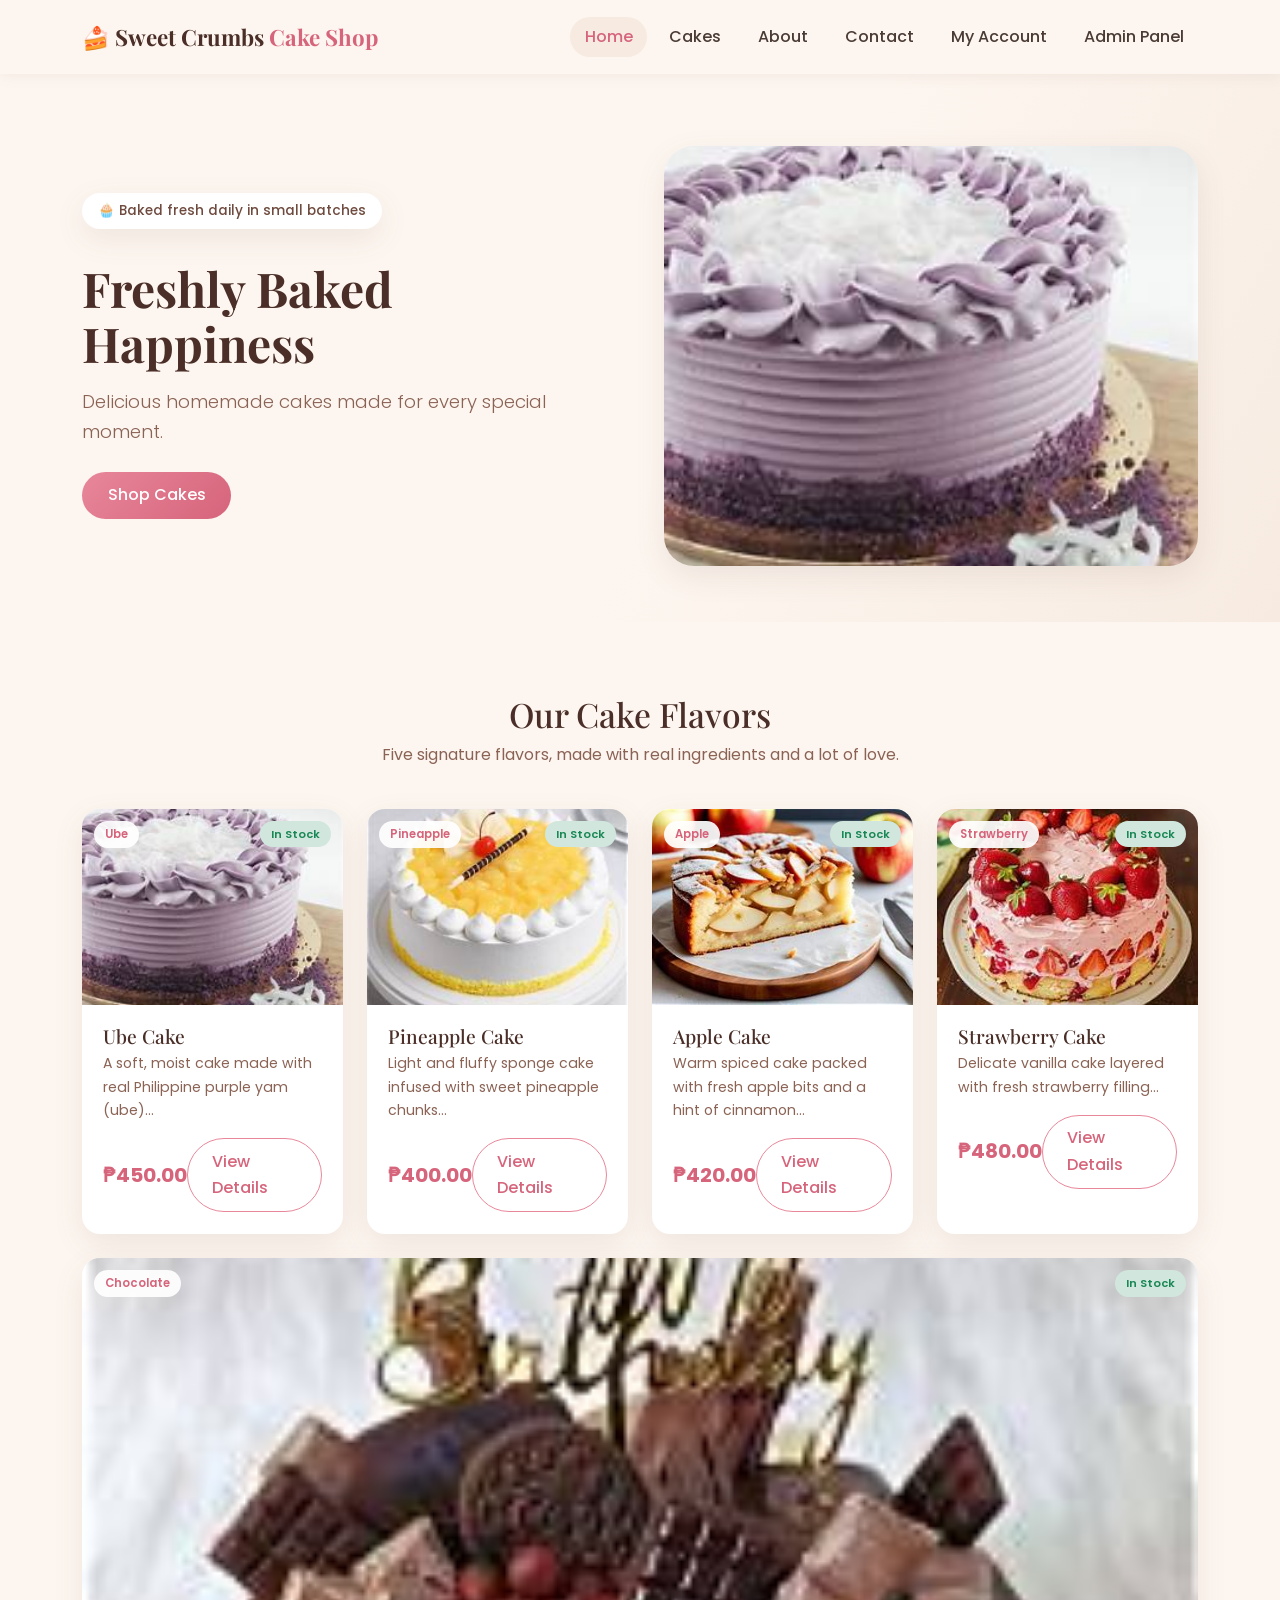
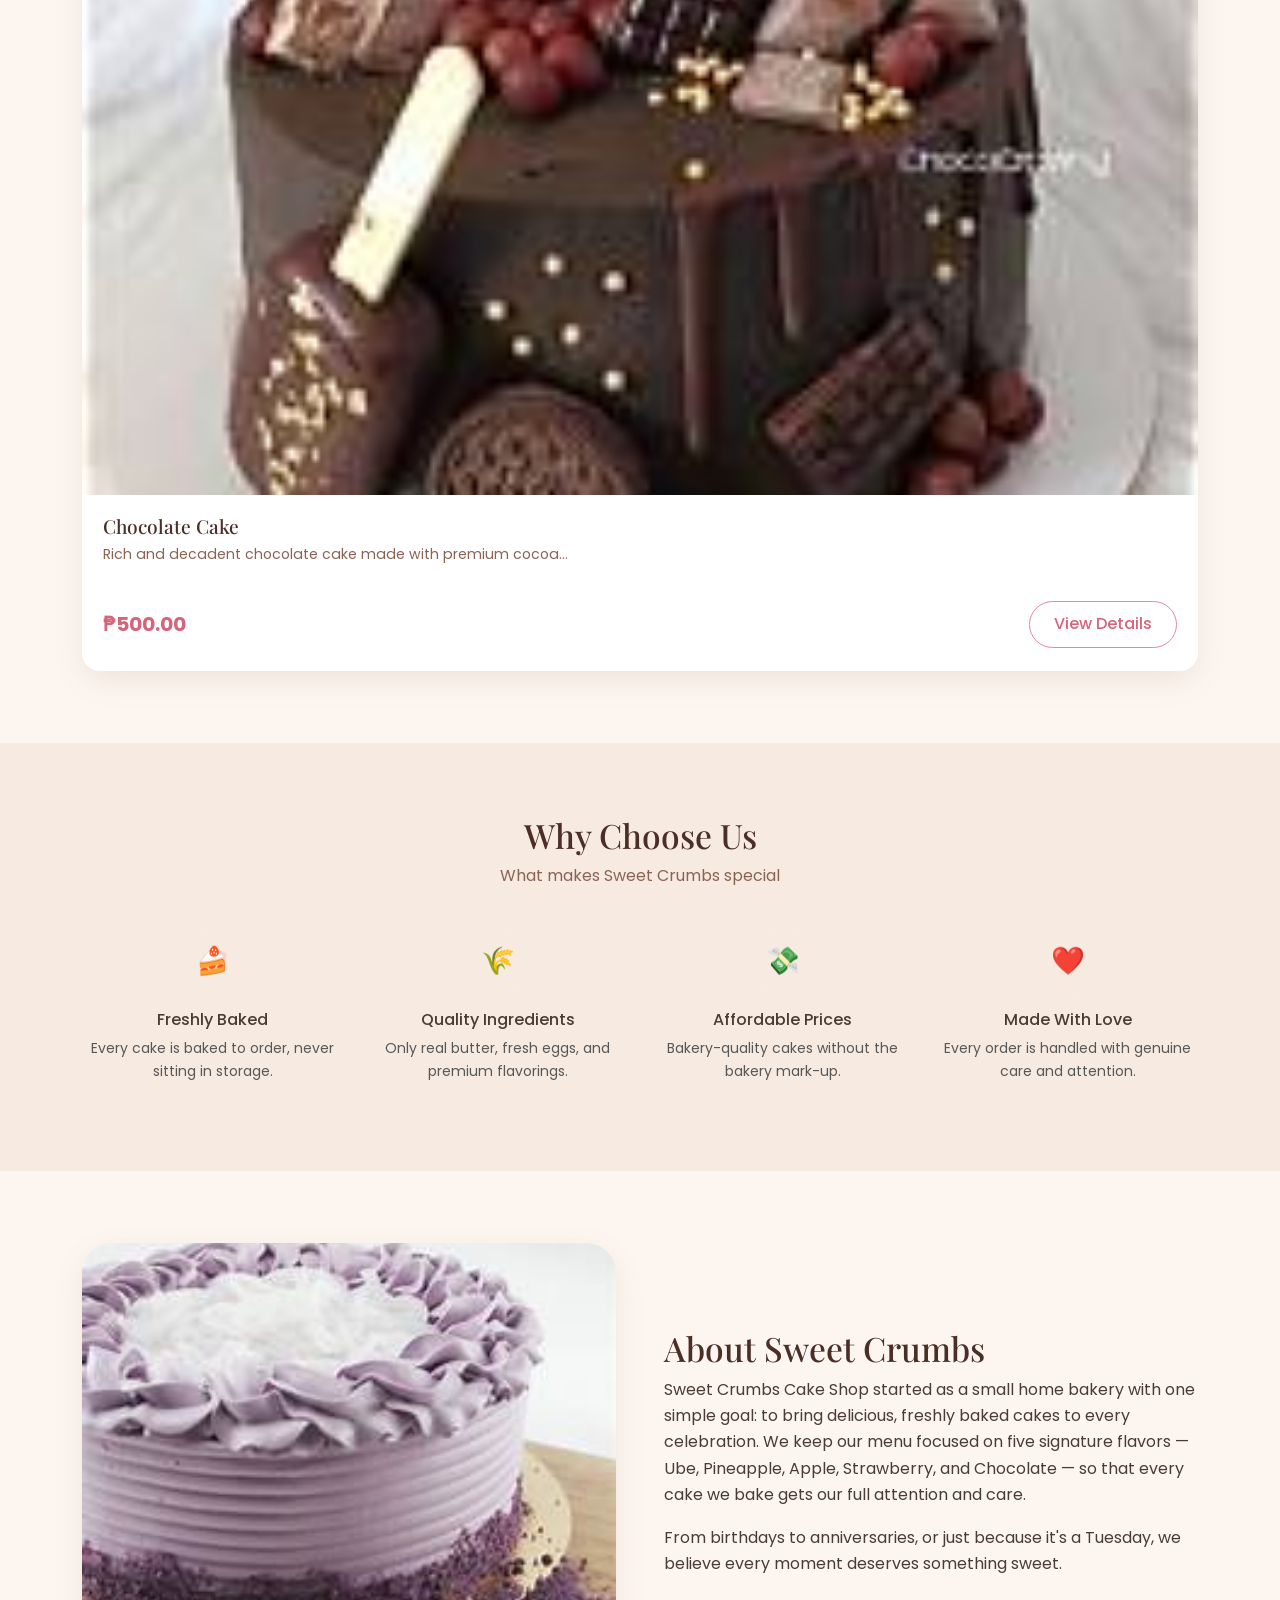
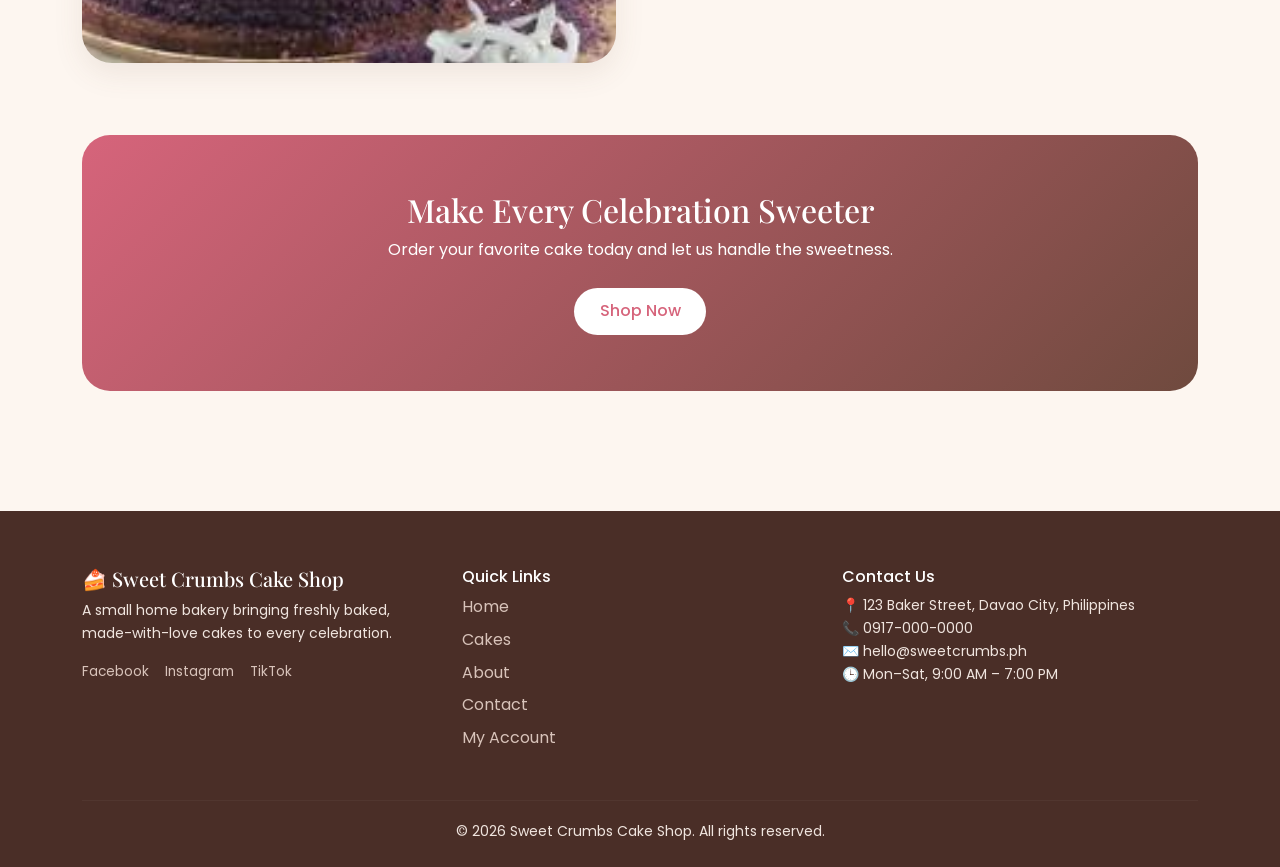
<file: index.html>
<!DOCTYPE html>
<html lang="en">
<head>
<meta charset="UTF-8">
<meta name="viewport" content="width=device-width, initial-scale=1.0">
<title>Home | Sweet Crumbs Cake Shop</title>
<link href="https://cdn.jsdelivr.net/npm/bootstrap@5.3.3/dist/css/bootstrap.min.css" rel="stylesheet">
<link href="https://fonts.googleapis.com/css2?family=Playfair+Display:wght@600;700&family=Poppins:wght@300;400;500;600&display=swap" rel="stylesheet">
<link rel="stylesheet" href="assets/css/style.css">
</head>
<body>

<nav class="navbar navbar-expand-lg sc-navbar sticky-top">
  <div class="container">
    <a class="navbar-brand" href="index.html">🍰 Sweet Crumbs <span>Cake Shop</span></a>
    <button class="navbar-toggler" type="button" data-bs-toggle="collapse" data-bs-target="#scNav">
      <span class="navbar-toggler-icon"></span>
    </button>
    <div class="collapse navbar-collapse" id="scNav">
      <ul class="navbar-nav ms-auto align-items-lg-center gap-lg-2">
        <li class="nav-item"><a class="nav-link active" href="index.html">Home</a></li>
        <li class="nav-item"><a class="nav-link" href="#cakes">Cakes</a></li>
        <li class="nav-item"><a class="nav-link" href="#about">About</a></li>
        <li class="nav-item"><a class="nav-link" href="#contact">Contact</a></li>
        <li class="nav-item"><a class="nav-link" href="customer-dashboard.php">My Account</a></li>
        <li class="nav-item"><a class="nav-link" href="admin-login.html">Admin Panel</a></li>
      </ul>
    </div>
  </div>
</nav>

<!-- HERO -->
<section class="sc-hero">
  <div class="container">
    <div class="row align-items-center g-5">
      <div class="col-lg-6">
        <span class="sc-badge-pill mb-3">🧁 Baked fresh daily in small batches</span>
        <h1 class="mt-3">Freshly Baked Happiness</h1>
        <p class="lead mt-3">Delicious homemade cakes made for every special moment.</p>
        <a href="#cakes" class="sc-btn-primary mt-2">Shop Cakes</a>
      </div>
      <div class="col-lg-6">
        <img src="assets/images/cake_6a95261f5f1ae.jpg" alt="Assorted cakes from Sweet Crumbs Cake Shop" class="sc-hero-img">
      </div>
    </div>
  </div>
</section>

<!-- FEATURED CAKES -->
<section class="sc-section" id="cakes">
  <div class="container">
    <div class="text-center">
      <h2 class="sc-section-title">Our Cake Flavors</h2>
      <p class="sc-section-sub">Five signature flavors, made with real ingredients and a lot of love.</p>
    </div>
    <div class="row g-4">
      <div class="col-sm-6 col-lg-4 col-xl">
        <div class="sc-card">
          <div class="sc-card-img-wrap">
            <span class="sc-flavor-tag">Ube</span>
            <span class="sc-stock-tag bg-success-subtle text-success">In Stock</span>
            <img src="assets/images/cake_6a95261f5f1ae.jpg" alt="Ube Cake">
          </div>
          <div class="sc-card-body">
            <h3 class="sc-card-title">Ube Cake</h3>
            <p class="sc-card-desc">A soft, moist cake made with real Philippine purple yam (ube)...</p>
            <div class="d-flex justify-content-between align-items-center mt-3">
              <span class="sc-price">₱450.00</span>
              <a href="product.html" class="sc-btn-outline btn-sm">View Details</a>
            </div>
          </div>
        </div>
      </div>
      <div class="col-sm-6 col-lg-4 col-xl">
        <div class="sc-card">
          <div class="sc-card-img-wrap">
            <span class="sc-flavor-tag">Pineapple</span>
            <span class="sc-stock-tag bg-success-subtle text-success">In Stock</span>
            <img src="assets/images/cake_6a952783d7315.jpg" alt="Pineapple Cake">
          </div>
          <div class="sc-card-body">
            <h3 class="sc-card-title">Pineapple Cake</h3>
            <p class="sc-card-desc">Light and fluffy sponge cake infused with sweet pineapple chunks...</p>
            <div class="d-flex justify-content-between align-items-center mt-3">
              <span class="sc-price">₱400.00</span>
              <a href="#contact" class="sc-btn-outline btn-sm">View Details</a>
            </div>
          </div>
        </div>
      </div>
      <div class="col-sm-6 col-lg-4 col-xl">
        <div class="sc-card">
          <div class="sc-card-img-wrap">
            <span class="sc-flavor-tag">Apple</span>
            <span class="sc-stock-tag bg-success-subtle text-success">In Stock</span>
            <img src="assets/images/cake_6a9527ad60ad6.jpg" alt="Apple Cake">
          </div>
          <div class="sc-card-body">
            <h3 class="sc-card-title">Apple Cake</h3>
            <p class="sc-card-desc">Warm spiced cake packed with fresh apple bits and a hint of cinnamon...</p>
            <div class="d-flex justify-content-between align-items-center mt-3">
              <span class="sc-price">₱420.00</span>
              <a href="#contact" class="sc-btn-outline btn-sm">View Details</a>
            </div>
          </div>
        </div>
      </div>
      <div class="col-sm-6 col-lg-4 col-xl">
        <div class="sc-card">
          <div class="sc-card-img-wrap">
            <span class="sc-flavor-tag">Strawberry</span>
            <span class="sc-stock-tag bg-success-subtle text-success">In Stock</span>
            <img src="assets/images/cake_6a9527cda4fc5.jpg" alt="Strawberry Cake">
          </div>
          <div class="sc-card-body">
            <h3 class="sc-card-title">Strawberry Cake</h3>
            <p class="sc-card-desc">Delicate vanilla cake layered with fresh strawberry filling...</p>
            <div class="d-flex justify-content-between align-items-center mt-3">
              <span class="sc-price">₱480.00</span>
              <a href="#contact" class="sc-btn-outline btn-sm">View Details</a>
            </div>
          </div>
        </div>
      </div>
      <div class="col-sm-6 col-lg-4 col-xl">
        <div class="sc-card">
          <div class="sc-card-img-wrap">
            <span class="sc-flavor-tag">Chocolate</span>
            <span class="sc-stock-tag bg-success-subtle text-success">In Stock</span>
            <img src="assets/images/cake_6a9527f64733a.jpg" alt="Chocolate Cake">
          </div>
          <div class="sc-card-body">
            <h3 class="sc-card-title">Chocolate Cake</h3>
            <p class="sc-card-desc">Rich and decadent chocolate cake made with premium cocoa...</p>
            <div class="d-flex justify-content-between align-items-center mt-3">
              <span class="sc-price">₱500.00</span>
              <a href="#contact" class="sc-btn-outline btn-sm">View Details</a>
            </div>
          </div>
        </div>
      </div>
    </div>
  </div>
</section>

<!-- WHY CHOOSE US -->
<section class="sc-section sc-bg-alt">
  <div class="container">
    <div class="text-center">
      <h2 class="sc-section-title">Why Choose Us</h2>
      <p class="sc-section-sub">What makes Sweet Crumbs special</p>
    </div>
    <div class="row g-4 text-center">
      <div class="col-md-3 col-6">
        <div class="sc-feature-icon">🍰</div>
        <h6>Freshly Baked</h6>
        <p class="small text-muted">Every cake is baked to order, never sitting in storage.</p>
      </div>
      <div class="col-md-3 col-6">
        <div class="sc-feature-icon">🌾</div>
        <h6>Quality Ingredients</h6>
        <p class="small text-muted">Only real butter, fresh eggs, and premium flavorings.</p>
      </div>
      <div class="col-md-3 col-6">
        <div class="sc-feature-icon">💸</div>
        <h6>Affordable Prices</h6>
        <p class="small text-muted">Bakery-quality cakes without the bakery mark-up.</p>
      </div>
      <div class="col-md-3 col-6">
        <div class="sc-feature-icon">❤️</div>
        <h6>Made With Love</h6>
        <p class="small text-muted">Every order is handled with genuine care and attention.</p>
      </div>
    </div>
  </div>
</section>

<!-- ABOUT -->
<section class="sc-section" id="about">
  <div class="container">
    <div class="row align-items-center g-5">
      <div class="col-lg-6">
        <img src="assets/images/cake_6a95261f5f1ae.jpg" alt="Sweet Crumbs bakery" class="sc-hero-img">
      </div>
      <div class="col-lg-6">
        <h2 class="sc-section-title">About Sweet Crumbs</h2>
        <p>Sweet Crumbs Cake Shop started as a small home bakery with one simple goal: to bring delicious, freshly baked cakes to every celebration. We keep our menu focused on five signature flavors — Ube, Pineapple, Apple, Strawberry, and Chocolate — so that every cake we bake gets our full attention and care.</p>
        <p class="mb-0">From birthdays to anniversaries, or just because it's a Tuesday, we believe every moment deserves something sweet.</p>
      </div>
    </div>
  </div>
</section>

<!-- CTA -->
<section class="sc-section pt-0">
  <div class="container">
    <div class="sc-cta">
      <h2>Make Every Celebration Sweeter</h2>
      <p class="mb-4">Order your favorite cake today and let us handle the sweetness.</p>
      <a href="#cakes" class="sc-btn-primary">Shop Now</a>
    </div>
  </div>
</section>

<footer class="sc-footer" id="contact">
  <div class="container">
    <div class="row g-4">
      <div class="col-md-4">
        <h5 class="sc-footer-brand">🍰 Sweet Crumbs Cake Shop</h5>
        <p class="small mt-2">A small home bakery bringing freshly baked, made-with-love cakes to every celebration.</p>
        <div class="d-flex gap-3 mt-3 sc-social">
          <a href="#" aria-label="Facebook">Facebook</a>
          <a href="#" aria-label="Instagram">Instagram</a>
          <a href="#" aria-label="TikTok">TikTok</a>
        </div>
      </div>
      <div class="col-md-4">
        <h6>Quick Links</h6>
        <ul class="list-unstyled sc-footer-links">
          <li><a href="index.html">Home</a></li>
          <li><a href="#cakes">Cakes</a></li>
          <li><a href="#about">About</a></li>
          <li><a href="#contact">Contact</a></li>
          <li><a href="customer-dashboard.php">My Account</a></li>
        </ul>
      </div>
      <div class="col-md-4">
        <h6>Contact Us</h6>
        <ul class="list-unstyled small">
          <li>📍 123 Baker Street, Davao City, Philippines</li>
          <li>📞 0917-000-0000</li>
          <li>✉️ hello@sweetcrumbs.ph</li>
          <li>🕒 Mon–Sat, 9:00 AM – 7:00 PM</li>
        </ul>
      </div>
    </div>
    <hr class="sc-footer-hr">
    <p class="text-center small mb-0">&copy; 2026 Sweet Crumbs Cake Shop. All rights reserved.</p>
  </div>
</footer>

<script src="https://cdn.jsdelivr.net/npm/bootstrap@5.3.3/dist/js/bootstrap.bundle.min.js"></script>
<script src="assets/js/script.js"></script>
</body>
</html>
</file>
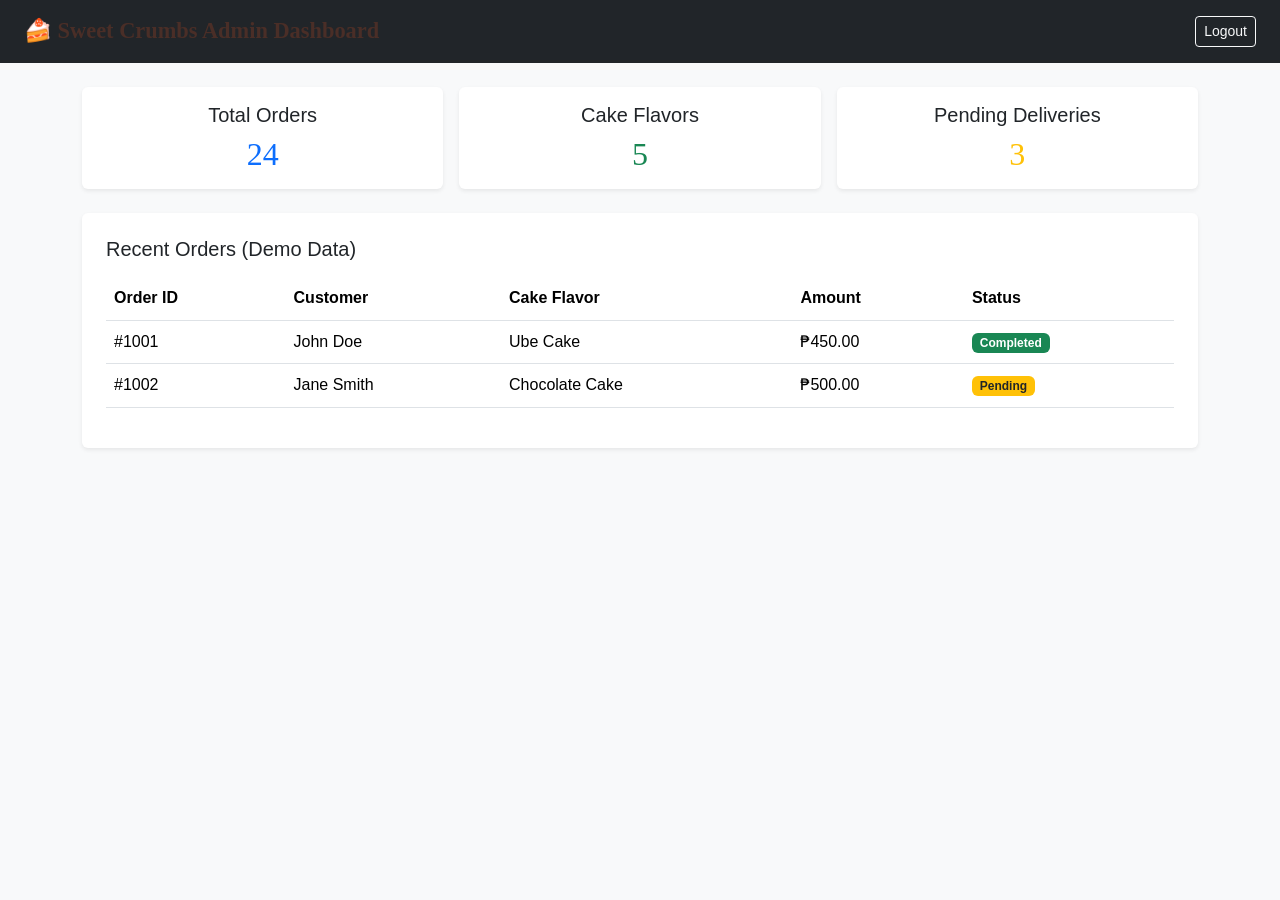
<file: admin-dashboard.html>
<!DOCTYPE html>
<html lang="en">
<head>
<meta charset="UTF-8">
<meta name="viewport" content="width=device-width, initial-scale=1.0">
<title>Admin Dashboard | Sweet Crumbs</title>
<link href="https://cdn.jsdelivr.net/npm/bootstrap@5.3.3/dist/css/bootstrap.min.css" rel="stylesheet">
<link rel="stylesheet" href="assets/css/style.css">
</head>
<body class="bg-light">

<nav class="navbar navbar-dark bg-dark px-4 mb-4">
  <span class="navbar-brand">🍰 Sweet Crumbs Admin Dashboard</span>
  <a href="index.html" class="btn btn-outline-light btn-sm">Logout</a>
</nav>

<div class="container">
  <div class="row g-3 mb-4">
    <div class="col-md-4">
      <div class="card p-3 shadow-sm border-0 text-center">
        <h5>Total Orders</h5>
        <h2 class="text-primary mb-0">24</h2>
      </div>
    </div>
    <div class="col-md-4">
      <div class="card p-3 shadow-sm border-0 text-center">
        <h5>Cake Flavors</h5>
        <h2 class="text-success mb-0">5</h2>
      </div>
    </div>
    <div class="col-md-4">
      <div class="card p-3 shadow-sm border-0 text-center">
        <h5>Pending Deliveries</h5>
        <h2 class="text-warning mb-0">3</h2>
      </div>
    </div>
  </div>

  <div class="card p-4 shadow-sm border-0">
    <h5 class="mb-3">Recent Orders (Demo Data)</h5>
    <div class="table-responsive">
      <table class="table align-middle">
        <thead>
          <tr>
            <th>Order ID</th>
            <th>Customer</th>
            <th>Cake Flavor</th>
            <th>Amount</th>
            <th>Status</th>
          </tr>
        </thead>
        <tbody>
          <tr>
            <td>#1001</td>
            <td>John Doe</td>
            <td>Ube Cake</td>
            <td>₱450.00</td>
            <td><span class="badge bg-success">Completed</span></td>
          </tr>
          <tr>
            <td>#1002</td>
            <td>Jane Smith</td>
            <td>Chocolate Cake</td>
            <td>₱500.00</td>
            <td><span class="badge bg-warning text-dark">Pending</span></td>
          </tr>
        </tbody>
      </table>
    </div>
  </div>
</div>

</body>
</html>
</file>
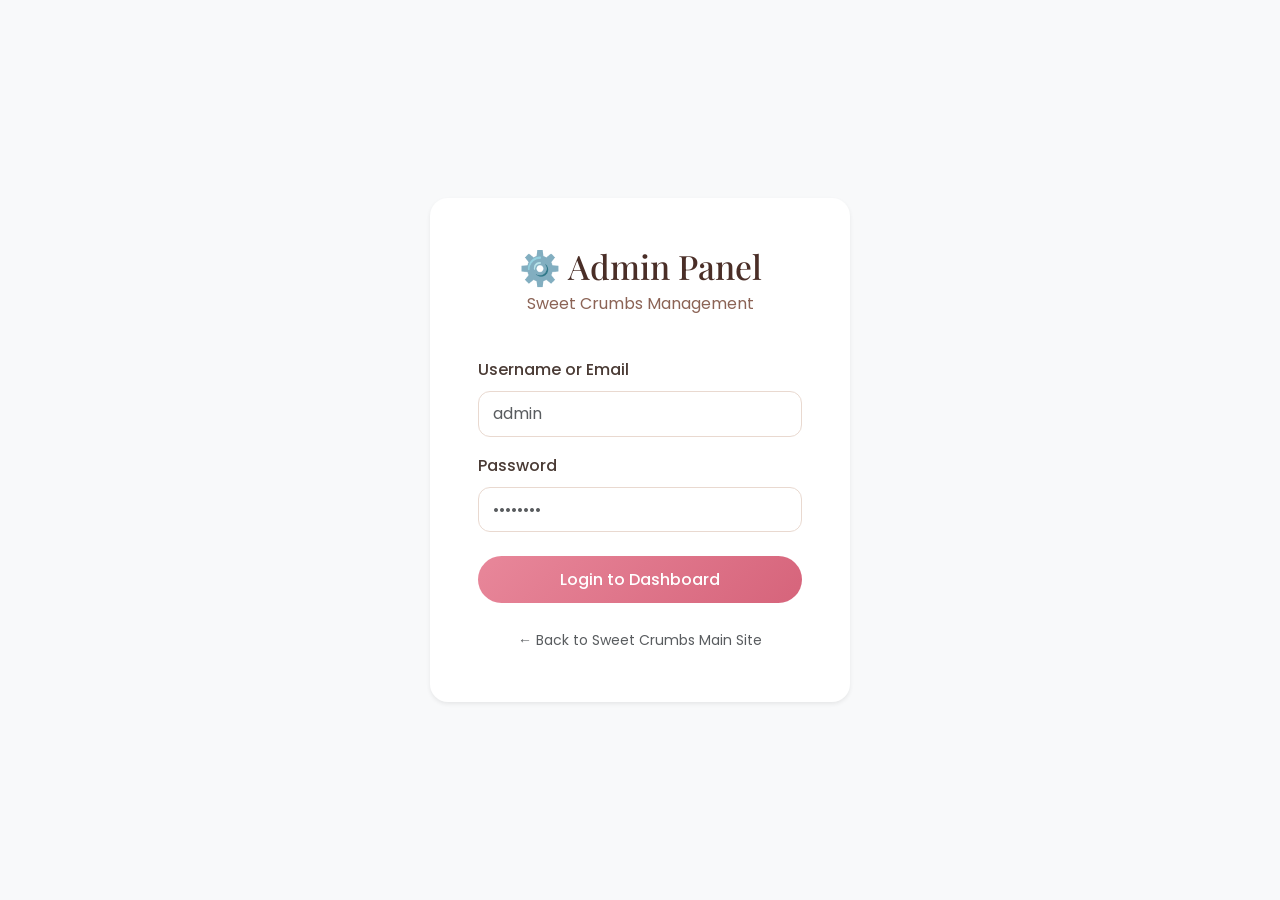
<file: admin-login.html>
<!DOCTYPE html>
<html lang="en">
<head>
<meta charset="UTF-8">
<meta name="viewport" content="width=device-width, initial-scale=1.0">
<title>Admin Login | Sweet Crumbs Cake Shop</title>
<link href="https://cdn.jsdelivr.net/npm/bootstrap@5.3.3/dist/css/bootstrap.min.css" rel="stylesheet">
<link href="https://fonts.googleapis.com/css2?family=Playfair+Display:wght@600;700&family=Poppins:wght@300;400;500;600&display=swap" rel="stylesheet">
<link rel="stylesheet" href="assets/css/style.css">
</head>
<body class="bg-light">

<div class="container d-flex justify-content-center align-items-center min-vh-100">
  <div class="sc-card p-4 p-md-5 shadow-sm" style="max-width: 420px; width: 100%;">
    <div class="text-center mb-4">
      <h3 class="sc-section-title mb-1">⚙️ Admin Panel</h3>
      <p class="sc-section-sub">Sweet Crumbs Management</p>
    </div>
    
    <form onsubmit="event.preventDefault(); window.location.href='admin-dashboard.html';">
      <div class="mb-3">
        <label for="adminUsername" class="form-label fw-medium">Username or Email</label>
        <input type="text" class="form-control" id="adminUsername" required placeholder="admin">
      </div>
      
      <div class="mb-3">
        <label for="adminPassword" class="form-label fw-medium">Password</label>
        <input type="password" class="form-control" id="adminPassword" required placeholder="••••••••">
      </div>
      
      <button type="submit" class="sc-btn-primary w-100 mt-2">Login to Dashboard</button>
      
      <div class="text-center mt-4">
        <a href="index.html" class="small text-muted text-decoration-none">← Back to Sweet Crumbs Main Site</a>
      </div>
    </form>
  </div>
</div>

<script src="https://cdn.jsdelivr.net/npm/bootstrap@5.3.3/dist/js/bootstrap.bundle.min.js"></script>
</body>
</html>
</file>
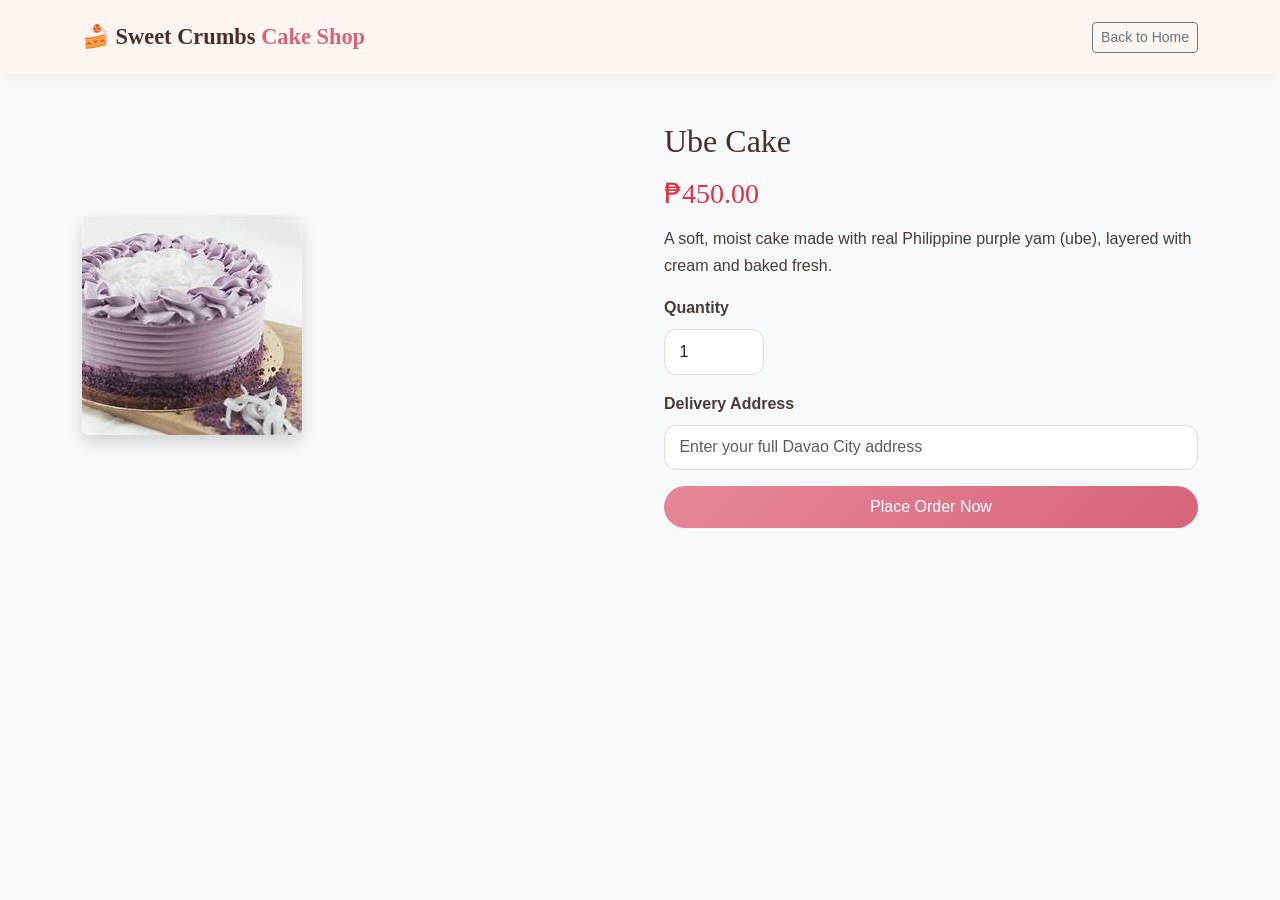
<file: product.html>
<!DOCTYPE html>
<html lang="en">
<head>
<meta charset="UTF-8">
<meta name="viewport" content="width=device-width, initial-scale=1.0">
<title>Order Cake | Sweet Crumbs</title>
<link href="https://cdn.jsdelivr.net/npm/bootstrap@5.3.3/dist/css/bootstrap.min.css" rel="stylesheet">
<link rel="stylesheet" href="assets/css/style.css">
</head>
<body class="bg-light">

<nav class="navbar navbar-expand-lg sc-navbar sticky-top">
  <div class="container">
    <a class="navbar-brand" href="index.html">🍰 Sweet Crumbs <span>Cake Shop</span></a>
    <a href="index.html" class="btn btn-outline-secondary btn-sm">Back to Home</a>
  </div>
</nav>

<div class="container py-5">
  <div class="row g-5 align-items-center">
    <div class="col-md-6">
      <img src="assets/images/cake_6a95261f5f1ae.jpg" class="img-fluid rounded shadow" alt="Cake Preview">
    </div>
    <div class="col-md-6">
      <h2>Ube Cake</h2>
      <h3 class="text-danger my-3">₱450.00</h3>
      <p>A soft, moist cake made with real Philippine purple yam (ube), layered with cream and baked fresh.</p>
      
      <form onsubmit="event.preventDefault(); alert('🎉 Order Placed Successfully! (Static Demo)'); window.location.href='index.html';">
        <div class="mb-3">
          <label class="form-label fw-bold">Quantity</label>
          <input type="number" class="form-control" value="1" min="1" style="max-width: 100px;">
        </div>
        <div class="mb-3">
          <label class="form-label fw-bold">Delivery Address</label>
          <input type="text" class="form-control" placeholder="Enter your full Davao City address" required>
        </div>
        <button type="submit" class="sc-btn-primary w-100 py-2">Place Order Now</button>
      </form>
    </div>
  </div>
</div>

</body>
</html>
</file>
<file: assets/css/style.css>
/* =========================================================
   Sweet Crumbs Cake Shop — Design System
   ========================================================= */
:root {
  --sc-cream: #FDF6F0;
  --sc-cream-dark: #F7EBE1;
  --sc-rose: #E8879A;
  --sc-rose-dark: #D6647B;
  --sc-brown: #6F4A3E;
  --sc-brown-light: #8B6355;
  --sc-choco: #4A2E27;
  --sc-gold: #E8B44F;
  --sc-text: #4A3B35;
  --sc-white: #FFFFFF;
  --sc-radius: 18px;
  --sc-shadow: 0 10px 30px rgba(111, 74, 62, 0.10);
  --sc-shadow-hover: 0 16px 36px rgba(111, 74, 62, 0.18);
}

* { box-sizing: border-box; }

body {
  font-family: 'Poppins', sans-serif;
  background-color: var(--sc-cream);
  color: var(--sc-text);
  line-height: 1.65;
}

h1, h2, h3, h4, .sc-font-display {
  font-family: 'Playfair Display', serif;
  color: var(--sc-choco);
}

a { text-decoration: none; }

/* ---------- Buttons ---------- */
.sc-btn-primary {
  background: linear-gradient(135deg, var(--sc-rose), var(--sc-rose-dark));
  color: #fff;
  border: none;
  padding: 0.65rem 1.6rem;
  border-radius: 50px;
  font-weight: 500;
  transition: all 0.25s ease;
  display: inline-block;
}
.sc-btn-primary:hover {
  transform: translateY(-2px);
  box-shadow: 0 10px 20px rgba(214, 100, 123, 0.35);
  color: #fff;
}
.sc-btn-outline {
  border: 1.5px solid var(--sc-rose);
  color: var(--sc-rose-dark);
  background: transparent;
  padding: 0.6rem 1.5rem;
  border-radius: 50px;
  font-weight: 500;
  transition: all 0.25s ease;
  display: inline-block;
}
.sc-btn-outline:hover {
  background: var(--sc-rose);
  color: #fff;
}
.sc-btn-dark {
  background: var(--sc-choco);
  color: #fff;
  border: none;
  padding: 0.65rem 1.6rem;
  border-radius: 50px;
  font-weight: 500;
  transition: all .25s ease;
}
.sc-btn-dark:hover { background: var(--sc-brown); color: #fff; transform: translateY(-2px); }

/* ---------- Navbar ---------- */
.sc-navbar {
  background: rgba(253, 246, 240, 0.95);
  backdrop-filter: blur(6px);
  box-shadow: 0 2px 14px rgba(111,74,62,0.08);
  padding: 0.85rem 0;
}
.navbar-brand {
  font-family: 'Playfair Display', serif;
  font-weight: 700;
  font-size: 1.4rem;
  color: var(--sc-choco) !important;
}
.navbar-brand span { color: var(--sc-rose-dark); }
.nav-link {
  color: var(--sc-text) !important;
  font-weight: 500;
  padding: 0.4rem 0.9rem !important;
  border-radius: 30px;
  transition: all 0.2s ease;
}
.nav-link:hover, .nav-link.active {
  background: var(--sc-cream-dark);
  color: var(--sc-rose-dark) !important;
}
.sc-cart-badge {
  background: var(--sc-rose-dark);
  color: #fff;
  font-size: 0.65rem;
  position: absolute;
  top: -2px;
  right: -4px;
}

/* ---------- Hero ---------- */
.sc-hero {
  background: linear-gradient(120deg, var(--sc-cream) 55%, var(--sc-cream-dark) 100%);
  padding: 4.5rem 0 3.5rem;
  overflow: hidden;
}
.sc-hero h1 {
  font-size: 3rem;
  font-weight: 700;
  line-height: 1.15;
}
.sc-hero p.lead { color: var(--sc-brown-light); font-size: 1.15rem; }
.sc-hero-img {
  border-radius: 30px;
  box-shadow: var(--sc-shadow);
  width: 100%;
  object-fit: cover;
  max-height: 420px;
}
.sc-badge-pill {
  background: #fff;
  border-radius: 50px;
  padding: 0.4rem 1rem;
  display: inline-flex;
  align-items: center;
  gap: 0.4rem;
  box-shadow: var(--sc-shadow);
  font-size: 0.85rem;
  font-weight: 500;
  color: var(--sc-brown);
}

/* ---------- Section spacing ---------- */
.sc-section { padding: 4.5rem 0; }
.sc-section-title {
  font-size: 2.1rem;
  margin-bottom: 0.5rem;
}
.sc-section-sub {
  color: var(--sc-brown-light);
  margin-bottom: 2.5rem;
}
.sc-bg-alt { background: var(--sc-cream-dark); }

/* ---------- Product Cards ---------- */
.sc-card {
  background: #fff;
  border-radius: var(--sc-radius);
  overflow: hidden;
  box-shadow: var(--sc-shadow);
  transition: transform 0.25s ease, box-shadow 0.25s ease;
  height: 100%;
  border: none;
}
.sc-card:hover {
  transform: translateY(-6px);
  box-shadow: var(--sc-shadow-hover);
}
.sc-card-img-wrap {
  position: relative;
  overflow: hidden;
  aspect-ratio: 4/3;
  background: var(--sc-cream-dark);
}
.sc-card-img-wrap img {
  width: 100%;
  height: 100%;
  object-fit: cover;
  transition: transform 0.4s ease;
}
.sc-card:hover .sc-card-img-wrap img { transform: scale(1.07); }
.sc-flavor-tag {
  position: absolute;
  top: 12px;
  left: 12px;
  background: rgba(255,255,255,0.92);
  color: var(--sc-rose-dark);
  font-size: 0.72rem;
  font-weight: 600;
  padding: 0.25rem 0.7rem;
  border-radius: 50px;
}
.sc-stock-tag {
  position: absolute;
  top: 12px;
  right: 12px;
  font-size: 0.7rem;
  font-weight: 600;
  padding: 0.25rem 0.7rem;
  border-radius: 50px;
}
.sc-card-body { padding: 1.25rem 1.3rem 1.4rem; }
.sc-card-title { font-size: 1.2rem; margin-bottom: 0.3rem; }
.sc-card-desc {
  font-size: 0.88rem;
  color: var(--sc-brown-light);
  min-height: 2.6rem;
}
.sc-price {
  font-size: 1.25rem;
  font-weight: 700;
  color: var(--sc-rose-dark);
}

/* ---------- Why Choose Us ---------- */
.sc-feature-icon {
  width: 64px;
  height: 64px;
  border-radius: 50%;
  background: var(--sc-cream-dark);
  display: flex;
  align-items: center;
  justify-content: center;
  font-size: 1.7rem;
  margin: 0 auto 1rem;
}

/* ---------- CTA ---------- */
.sc-cta {
  background: linear-gradient(135deg, var(--sc-rose-dark), var(--sc-brown));
  color: #fff;
  border-radius: 28px;
  padding: 3.5rem 2rem;
  text-align: center;
}
.sc-cta h2 { color: #fff; }
.sc-cta .sc-btn-primary { background: #fff; color: var(--sc-rose-dark); }
.sc-cta .sc-btn-primary:hover { background: var(--sc-cream); }

/* ---------- Footer ---------- */
.sc-footer {
  background: var(--sc-choco);
  color: #f0e5df;
  padding: 3.5rem 0 1.5rem;
  margin-top: 3rem;
}
.sc-footer h5, .sc-footer h6 { color: #fff; }
.sc-footer-brand { font-family: 'Playfair Display', serif; }
.sc-footer-links li { margin-bottom: 0.4rem; }
.sc-footer-links a { color: #d8c3ba; }
.sc-footer-links a:hover { color: var(--sc-gold); }
.sc-social a { color: #d8c3ba; font-size: 0.85rem; }
.sc-social a:hover { color: var(--sc-gold); }
.sc-footer-hr { border-color: rgba(255,255,255,0.15); margin: 2rem 0 1.2rem; }

/* ---------- Forms / Auth cards ---------- */
.sc-auth-wrap {
  min-height: 70vh;
  display: flex;
  align-items: center;
  padding: 3rem 0;
}
.sc-auth-card {
  background: #fff;
  border-radius: var(--sc-radius);
  box-shadow: var(--sc-shadow);
  padding: 2.5rem;
  max-width: 460px;
  margin: 0 auto;
}
.form-control, .form-select {
  border-radius: 12px;
  padding: 0.6rem 0.9rem;
  border: 1.5px solid #e9d9d0;
}
.form-control:focus, .form-select:focus {
  border-color: var(--sc-rose);
  box-shadow: 0 0 0 0.2rem rgba(232,135,154,0.2);
}

/* ---------- Cart ---------- */
.sc-cart-item {
  background: #fff;
  border-radius: var(--sc-radius);
  padding: 1rem;
  box-shadow: var(--sc-shadow);
  margin-bottom: 1rem;
}
.sc-qty-box {
  display: inline-flex;
  align-items: center;
  border: 1.5px solid #e9d9d0;
  border-radius: 50px;
  overflow: hidden;
}
.sc-qty-box button {
  background: var(--sc-cream-dark);
  border: none;
  width: 34px;
  height: 34px;
  font-weight: 600;
  color: var(--sc-brown);
}
.sc-qty-box input {
  width: 44px;
  text-align: center;
  border: none;
  background: transparent;
  font-weight: 600;
}
.sc-summary-card {
  background: #fff;
  border-radius: var(--sc-radius);
  padding: 1.6rem;
  box-shadow: var(--sc-shadow);
}

/* ---------- Order status badges ---------- */
.sc-status {
  padding: 0.3rem 0.85rem;
  border-radius: 50px;
  font-size: 0.78rem;
  font-weight: 600;
}
.sc-status-Pending { background:#fdecc8; color:#8a5a00; }
.sc-status-Confirmed { background:#d9ecff; color:#0b5aa8; }
.sc-status-Preparing { background:#f3d9ff; color:#7a1fa2; }
.sc-status-Ready { background:#d3f5df; color:#1a7a3d; }
.sc-status-Completed { background:#d1f0e0; color:#116b3c; }
.sc-status-Cancelled { background:#fadada; color:#a11f1f; }

/* ---------- Admin ---------- */
.sc-admin-sidebar {
  background: var(--sc-choco);
  min-height: 100vh;
  color: #f0e5df;
  padding: 1.5rem 1rem;
}
.sc-admin-sidebar a {
  color: #d8c3ba;
  display: block;
  padding: 0.6rem 1rem;
  border-radius: 10px;
  margin-bottom: 0.3rem;
  font-weight: 500;
}
.sc-admin-sidebar a:hover, .sc-admin-sidebar a.active {
  background: rgba(255,255,255,0.08);
  color: #fff;
}
.sc-stat-card {
  background: #fff;
  border-radius: var(--sc-radius);
  padding: 1.5rem;
  box-shadow: var(--sc-shadow);
}
.sc-stat-card h3 { font-size: 1.9rem; margin-bottom: 0; color: var(--sc-rose-dark); }
.sc-table { background: #fff; border-radius: var(--sc-radius); overflow: hidden; box-shadow: var(--sc-shadow); }
.sc-table thead { background: var(--sc-cream-dark); }

.sc-alert { border-radius: 14px; border: none; }

/* ---------- Responsive tweaks ---------- */
@media (max-width: 991px) {
  .sc-hero h1 { font-size: 2.2rem; }
  .sc-hero-img { margin-top: 2rem; }
}
@media (max-width: 767px) {
  .sc-section { padding: 3rem 0; }
  .sc-auth-card { padding: 1.75rem; }
}
</file>
